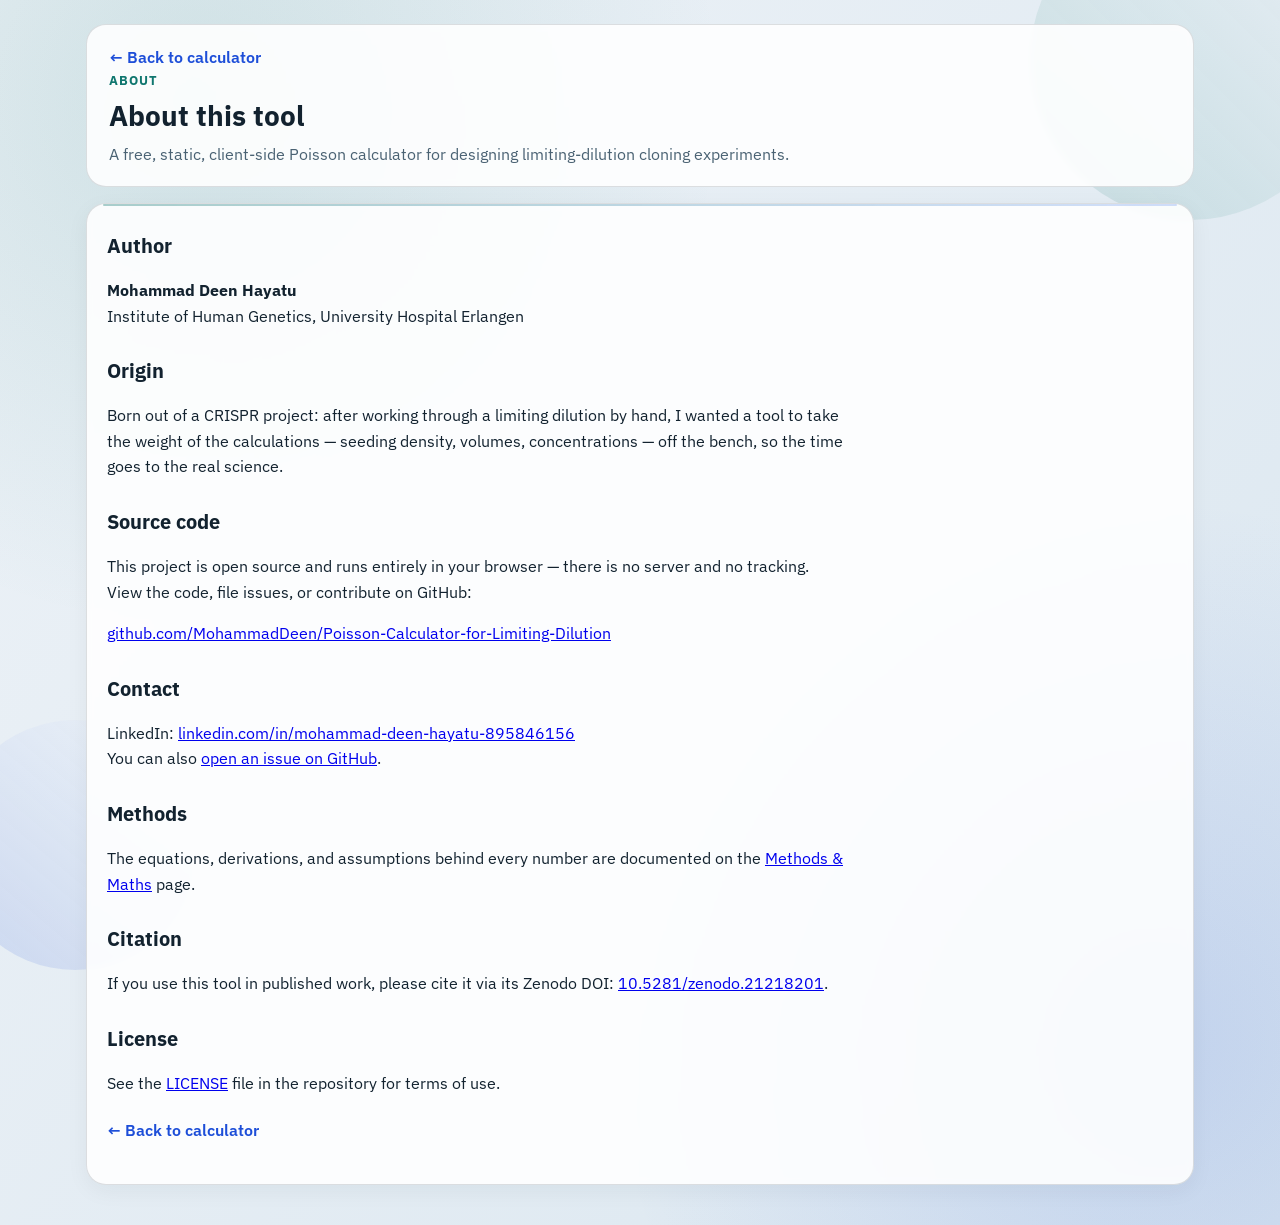
<file: about.html>
<!DOCTYPE html>
<html lang="en">
<head>
  <meta charset="UTF-8" />
  <meta name="viewport" content="width=device-width, initial-scale=1.0" />

  <title>About | Limiting Dilution Poisson Calculator</title>
  <meta name="description" content="About the limiting-dilution Poisson calculator: author, origin, source code, and contact." />
  <meta name="author" content="Mohammad Deen Hayatu" />
  <link rel="canonical" href="https://mohammaddeen.github.io/Poisson-Calculator-for-Limiting-Dilution/about.html" />

  <meta property="og:type" content="website" />
  <meta property="og:site_name" content="Limiting Dilution Poisson Calculator" />
  <meta property="og:title" content="About — Limiting Dilution Poisson Calculator" />
  <meta property="og:description" content="Author, origin, source code, and contact for the limiting-dilution Poisson calculator." />
  <meta property="og:url" content="https://mohammaddeen.github.io/Poisson-Calculator-for-Limiting-Dilution/about.html" />
  <meta name="twitter:card" content="summary" />
  <meta name="twitter:title" content="About — Limiting Dilution Poisson Calculator" />
  <meta name="twitter:description" content="Author, origin, source code, and contact for the limiting-dilution Poisson calculator." />

  <link rel="preconnect" href="https://fonts.googleapis.com" />
  <link rel="preconnect" href="https://fonts.gstatic.com" crossorigin />
  <link href="https://fonts.googleapis.com/css2?family=IBM+Plex+Sans:wght@400;500;600;700&family=IBM+Plex+Mono:wght@500;600&display=swap" rel="stylesheet" />
  <link rel="stylesheet" href="styles.css" />
</head>
<body>
  <div class="background-shape shape-a"></div>
  <div class="background-shape shape-b"></div>

  <main class="app-shell">
    <header class="hero">
      <a class="back-link" href="index.html">&larr; Back to calculator</a>
      <p class="eyebrow">About</p>
      <h1>About this tool</h1>
      <p class="subtitle">A free, static, client-side Poisson calculator for designing limiting-dilution cloning experiments.</p>
    </header>

    <section class="panel section-group doc-prose">
      <h2>Author</h2>
      <p>
        <strong>Mohammad Deen Hayatu</strong><br />
        Institute of Human Genetics, University Hospital Erlangen
      </p>

      <h2>Origin</h2>
      <p>
        Born out of a CRISPR project: after working through a limiting dilution by hand, I wanted
        a tool to take the weight of the calculations &mdash; seeding density, volumes,
        concentrations &mdash; off the bench, so the time goes to the real science.
      </p>

      <h2>Source code</h2>
      <p>
        This project is open source and runs entirely in your browser &mdash; there is no server
        and no tracking. View the code, file issues, or contribute on GitHub:
      </p>
      <p>
        <a href="https://github.com/MohammadDeen/Poisson-Calculator-for-Limiting-Dilution">
          github.com/MohammadDeen/Poisson-Calculator-for-Limiting-Dilution
        </a>
      </p>

      <h2>Contact</h2>
      <p>
        LinkedIn:
        <a href="https://www.linkedin.com/in/mohammad-deen-hayatu-895846156">
          linkedin.com/in/mohammad-deen-hayatu-895846156
        </a><br />
        You can also
        <a href="https://github.com/MohammadDeen/Poisson-Calculator-for-Limiting-Dilution/issues">
          open an issue on GitHub</a>.
      </p>

      <h2>Methods</h2>
      <p>
        The equations, derivations, and assumptions behind every number are documented on the
        <a href="methods.html">Methods &amp; Maths</a> page.
      </p>

      <h2>Citation</h2>
      <p>
        If you use this tool in published work, please cite it via its Zenodo DOI:
        <a href="https://doi.org/10.5281/zenodo.21218201">10.5281/zenodo.21218201</a>.
      </p>

      <h2>License</h2>
      <p>
        See the <a href="https://github.com/MohammadDeen/Poisson-Calculator-for-Limiting-Dilution/blob/main/LICENSE">LICENSE</a>
        file in the repository for terms of use.
      </p>

      <p style="margin-top: 22px;"><a class="back-link" href="index.html">&larr; Back to calculator</a></p>
    </section>
  </main>
</body>
</html>
</file>
<file: styles.css>
:root {
  --bg-1: #edf2f7;
  --bg-2: #dbe7f0;
  --ink: #12222f;
  --ink-soft: #4a6273;
  --accent: #0f766e;
  --accent-2: #1d4ed8;
  --panel: rgba(255, 255, 255, 0.88);
  --border: rgba(18, 34, 47, 0.14);
  --good: #166534;
  --good-bg: rgba(22, 101, 52, 0.12);
  --primary-mark: #1d4ed8;
  --compare-mark: #b45309;
  --empty: #f1f5f9;
  --single: #22c55e;
  --multi: #f97316;
  --error: #b91c1c;
}

* {
  box-sizing: border-box;
}

body {
  margin: 0;
  min-height: 100vh;
  font-family: "IBM Plex Sans", "Segoe UI", sans-serif;
  color: var(--ink);
  background:
    radial-gradient(circle at 15% 8%, rgba(15, 118, 110, 0.13), transparent 34%),
    radial-gradient(circle at 90% 85%, rgba(29, 78, 216, 0.14), transparent 35%),
    linear-gradient(130deg, var(--bg-1), var(--bg-2));
  overflow-x: hidden;
}

.background-shape {
  position: fixed;
  border-radius: 999px;
  filter: blur(0.2px);
  pointer-events: none;
  z-index: -1;
  animation: drift 9s ease-in-out infinite alternate;
}

.shape-a {
  width: 320px;
  height: 320px;
  top: -100px;
  right: -70px;
  background: linear-gradient(45deg, rgba(15, 118, 110, 0.14), rgba(255, 255, 255, 0.2));
}

.shape-b {
  width: 250px;
  height: 250px;
  bottom: -70px;
  left: -50px;
  background: linear-gradient(40deg, rgba(29, 78, 216, 0.14), rgba(255, 255, 255, 0.22));
  animation-delay: 1.4s;
}

.app-shell {
  max-width: 1140px;
  margin: 0 auto;
  padding: 24px 16px 40px;
  display: grid;
  gap: 16px;
}

.hero,
.panel {
  background: var(--panel);
  border: 1px solid var(--border);
  border-radius: 20px;
  backdrop-filter: blur(3px);
  opacity: 0;
  transform: translateY(12px);
  animation: reveal 0.6s ease forwards;
}

.hero {
  padding: 22px;
}

.panel {
  padding: 20px;
  position: relative;
}

.panel::before {
  content: "";
  position: absolute;
  left: 16px;
  right: 16px;
  top: 0;
  height: 2px;
  border-radius: 999px;
  background: linear-gradient(90deg, rgba(15, 118, 110, 0.35), rgba(37, 99, 235, 0.2));
}

.section-group {
  box-shadow: 0 6px 22px rgba(18, 34, 47, 0.05);
}

.eyebrow {
  margin: 0 0 8px;
  letter-spacing: 0.08em;
  text-transform: uppercase;
  color: var(--accent);
  font-weight: 700;
  font-size: 0.84rem;
}

h1 {
  margin: 0;
  font-size: clamp(1.5rem, 2.2vw, 2.25rem);
}

h2 {
  margin: 0 0 12px;
  font-size: 1.2rem;
}

h3 {
  margin: 0;
  font-size: 1rem;
}

h4 {
  margin: 0;
  font-size: 0.95rem;
}

.subtitle {
  margin: 10px 0 0;
  color: var(--ink-soft);
  max-width: 72ch;
}

.howto {
  margin-top: 14px;
  border: 1px solid var(--border);
  border-radius: 12px;
  background: rgba(255, 255, 255, 0.7);
  padding: 8px 12px;
}

.howto summary {
  cursor: pointer;
  font-weight: 600;
}

.howto p {
  margin: 10px 0 4px;
  color: var(--ink-soft);
  line-height: 1.45;
}

.page-nav {
  margin-top: 14px;
  display: flex;
  flex-wrap: wrap;
  gap: 8px 18px;
  align-items: center;
}

.page-nav a {
  color: var(--accent-2);
  font-weight: 600;
  text-decoration: none;
  border-bottom: 1px solid transparent;
}

.page-nav a:hover {
  border-bottom-color: var(--accent-2);
}

.section-header-row {
  display: flex;
  justify-content: space-between;
  align-items: center;
  gap: 10px;
  margin-bottom: 12px;
}

.header-actions {
  display: flex;
  flex-wrap: wrap;
  gap: 8px;
}

button.copied {
  filter: brightness(1.08);
}

.site-footer {
  padding: 6px 4px 4px;
  display: grid;
  gap: 8px;
  text-align: center;
}

.site-footer nav {
  display: flex;
  flex-wrap: wrap;
  gap: 8px 18px;
  justify-content: center;
}

.site-footer a {
  color: var(--accent-2);
  font-weight: 600;
  text-decoration: none;
  border-bottom: 1px solid transparent;
}

.site-footer a:hover {
  border-bottom-color: var(--accent-2);
}

.site-footer .field-help {
  text-align: center;
}

.split-grid {
  display: grid;
  grid-template-columns: 1fr 1fr;
  gap: 16px;
}

.control {
  display: grid;
  gap: 8px;
  margin-bottom: 14px;
}

.control:last-child {
  margin-bottom: 0;
}

label {
  font-weight: 600;
}

.field-help {
  margin: 0;
  color: var(--ink-soft);
  font-size: 0.86rem;
  line-height: 1.35;
}

.input-error {
  min-height: 1.05rem;
  margin: 0;
  color: var(--error);
  font-size: 0.84rem;
}

.value-row {
  display: grid;
  grid-template-columns: 1fr auto;
  gap: 10px;
  align-items: center;
}

input[type="number"],
select {
  width: 100%;
  max-width: 220px;
  padding: 8px 10px;
  border: 1px solid var(--border);
  border-radius: 10px;
  font: inherit;
  background: #fff;
}

input[type="range"] {
  width: 100%;
  accent-color: var(--accent);
}

output {
  min-width: 56px;
  text-align: right;
  font-weight: 700;
  color: var(--ink-soft);
}

.cards {
  display: grid;
  grid-template-columns: repeat(2, minmax(220px, 1fr));
  gap: 12px;
}

.card {
  border: 1px solid var(--border);
  border-radius: 14px;
  padding: 14px;
  background: rgba(255, 255, 255, 0.56);
}

.card.stat {
  background: linear-gradient(180deg, rgba(255, 255, 255, 0.85), rgba(237, 246, 252, 0.72));
}

.card.stat.p0 {
  border-color: rgba(37, 99, 235, 0.25);
}

.card.stat.p1 {
  border-color: rgba(245, 158, 11, 0.35);
}

.card.stat.p2 {
  border-color: rgba(15, 118, 110, 0.3);
}

.metric {
  margin: 8px 0 0;
  font-size: clamp(1.1rem, 1.8vw, 1.45rem);
  font-weight: 600;
  color: var(--ink);
  font-family: "IBM Plex Mono", Consolas, monospace;
}

.advice {
  margin-top: 14px;
  padding: 12px 14px;
  border-radius: 12px;
  border: 1px solid var(--border);
  background: rgba(255, 255, 255, 0.66);
  line-height: 1.45;
}

.compare-panel {
  margin-top: 14px;
  padding-top: 12px;
  border-top: 1px dashed var(--border);
}

.compare-controls {
  display: flex;
  flex-wrap: wrap;
  gap: 10px;
  align-items: center;
  margin-top: 8px;
}

.compare-toggle {
  display: flex;
  gap: 8px;
  align-items: center;
}

.compare-cards {
  margin-top: 10px;
}

.compare-card {
  border-color: rgba(180, 83, 9, 0.3);
}

.chart-wrap {
  width: 100%;
  min-height: 330px;
  position: relative;
}

#poissonChart {
  width: 100%;
  height: 330px;
}

.table-header {
  margin-top: 16px;
  display: flex;
  align-items: center;
  justify-content: space-between;
  gap: 10px;
}

.table-note {
  margin-top: 8px;
  margin-bottom: 10px;
  color: var(--ink-soft);
}

.table-wrap {
  overflow-x: auto;
}

table {
  width: 100%;
  border-collapse: collapse;
  font-size: 0.93rem;
}

th,
td {
  border-bottom: 1px solid var(--border);
  padding: 9px 8px;
  text-align: left;
  white-space: nowrap;
}

th {
  font-size: 0.8rem;
  letter-spacing: 0.02em;
  text-transform: uppercase;
  color: var(--ink-soft);
}

tr.in-band {
  background: var(--good-bg);
}

tr.mark-primary td:first-child {
  box-shadow: inset 3px 0 0 var(--primary-mark);
}

tr.mark-compare td:first-child {
  box-shadow: inset 6px 0 0 var(--compare-mark);
}

tr.mark-primary.mark-compare td:first-child {
  box-shadow: inset 3px 0 0 var(--primary-mark), inset 6px 0 0 var(--compare-mark);
}

.badge {
  display: inline-block;
  border-radius: 999px;
  padding: 2px 8px;
  font-size: 0.76rem;
  font-weight: 700;
}

.badge.good {
  background: rgba(22, 101, 52, 0.15);
  color: var(--good);
}

.badge.no {
  background: rgba(71, 85, 105, 0.14);
  color: #334155;
}

.marker-pill {
  display: inline-flex;
  align-items: center;
  gap: 6px;
  margin-right: 6px;
  font-size: 0.74rem;
  color: var(--ink-soft);
}

.dot {
  width: 8px;
  height: 8px;
  border-radius: 50%;
  display: inline-block;
}

.dot.primary {
  background: var(--primary-mark);
}

.dot.compare {
  background: var(--compare-mark);
}

.doc-prose {
  line-height: 1.6;
  color: var(--ink);
}

.doc-prose h2 {
  margin-top: 26px;
  font-size: 1.25rem;
}

.doc-prose h2:first-of-type {
  margin-top: 6px;
}

.doc-prose h3 {
  margin: 20px 0 6px;
  font-size: 1.02rem;
}

.doc-prose p,
.doc-prose li {
  color: var(--ink);
  max-width: 74ch;
}

.doc-prose ul {
  padding-left: 20px;
}

.doc-prose li {
  margin-bottom: 6px;
}

.doc-prose code {
  font-family: "IBM Plex Mono", Consolas, monospace;
  background: rgba(18, 34, 47, 0.06);
  padding: 1px 5px;
  border-radius: 5px;
  font-size: 0.9em;
}

.doc-prose .callout {
  margin: 18px 0;
  padding: 12px 14px;
  border-radius: 12px;
  border: 1px solid var(--border);
  border-left: 3px solid var(--accent);
  background: rgba(255, 255, 255, 0.66);
}

.doc-prose .todo {
  border-left-color: var(--compare-mark);
  background: rgba(180, 83, 9, 0.08);
  font-weight: 500;
}

.back-link {
  display: inline-block;
  margin-bottom: 4px;
  color: var(--accent-2);
  font-weight: 600;
  text-decoration: none;
}

.back-link:hover {
  text-decoration: underline;
}

.planner-grid {
  display: grid;
  grid-template-columns: repeat(3, minmax(180px, 1fr));
  gap: 12px;
}

.planner-grid-main {
  grid-template-columns: repeat(2, minmax(220px, 1fr));
}

.planner-actions {
  margin-top: 14px;
}

.legend {
  display: flex;
  flex-wrap: wrap;
  gap: 14px;
  align-items: center;
  color: var(--ink-soft);
  font-size: 0.88rem;
}

.swatch {
  width: 12px;
  height: 12px;
  display: inline-block;
  border-radius: 3px;
  margin-right: 6px;
  border: 1px solid rgba(18, 34, 47, 0.15);
}

.swatch.empty {
  background: var(--empty);
}

.swatch.single {
  background: var(--single);
}

.swatch.multi {
  background: var(--multi);
}

.plate-grid {
  margin-top: 10px;
  display: grid;
  grid-template-columns: repeat(12, minmax(16px, 1fr));
  gap: 6px;
}

.well {
  aspect-ratio: 1 / 1;
  border-radius: 4px;
  border: 1px solid rgba(18, 34, 47, 0.15);
}

.well.empty {
  background: var(--empty);
}

.well.single {
  background: var(--single);
}

.well.multi {
  background: var(--multi);
}

button {
  border: 1px solid transparent;
  background: linear-gradient(135deg, var(--accent), #0d9488);
  color: #fff;
  font: inherit;
  font-weight: 700;
  border-radius: 10px;
  padding: 9px 12px;
  cursor: pointer;
  transition: transform 0.15s ease, filter 0.2s ease;
}

button.secondary-btn {
  background: linear-gradient(135deg, #334155, #475569);
}

button:hover {
  transform: translateY(-1px);
  filter: brightness(1.04);
}

button:active {
  transform: translateY(0);
}

button:disabled {
  opacity: 0.55;
  cursor: not-allowed;
  transform: none;
}

@keyframes reveal {
  to {
    opacity: 1;
    transform: translateY(0);
  }
}

@keyframes drift {
  from {
    transform: translateY(0) translateX(0) scale(1);
  }
  to {
    transform: translateY(18px) translateX(10px) scale(1.03);
  }
}

@media print {
  @page {
    margin: 12mm;
  }

  body {
    background: #fff;
    color: #000;
    overflow: visible;
  }

  /* Hide interactive chrome that has no meaning on paper. */
  .background-shape,
  .page-nav,
  .howto,
  .site-footer,
  button,
  input[type="range"],
  .chart-wrap,
  #poissonChart,
  .legend,
  .plate-grid,
  #plateSummary,
  .table-note,
  .field-help,
  .input-error {
    display: none !important;
  }

  .app-shell {
    max-width: 100%;
    margin: 0;
    padding: 0;
    gap: 8px;
  }

  .hero,
  .panel {
    opacity: 1 !important;
    transform: none !important;
    box-shadow: none !important;
    backdrop-filter: none;
    background: #fff;
    border: 1px solid #ccc;
    border-radius: 8px;
    padding: 10px 12px;
    break-inside: avoid;
    page-break-inside: avoid;
  }

  .panel::before {
    display: none;
  }

  .cards {
    grid-template-columns: repeat(4, 1fr);
    gap: 8px;
  }

  .card,
  .advice {
    background: #fff !important;
    border: 1px solid #ddd;
    break-inside: avoid;
    page-break-inside: avoid;
  }

  .metric {
    font-size: 1rem;
  }

  /* Show entered values, but flatten the input widgets. */
  input[type="number"],
  select {
    border: none;
    padding: 0;
    max-width: none;
    background: #fff;
    font-weight: 700;
    -webkit-appearance: none;
    appearance: none;
  }

  table {
    font-size: 0.75rem;
  }

  th,
  td {
    padding: 4px 6px;
  }

  tr {
    break-inside: avoid;
    page-break-inside: avoid;
  }
}

@media (max-width: 760px) {
  .split-grid,
  .cards,
  .planner-grid,
  .planner-grid-main {
    grid-template-columns: 1fr;
  }

  .section-header-row,
  .table-header,
  .compare-controls {
    align-items: flex-start;
    flex-direction: column;
  }

  .value-row {
    grid-template-columns: 1fr;
  }

  .chart-wrap,
  #poissonChart {
    min-height: 260px;
    height: 260px;
  }

  input[type="number"],
  select {
    max-width: 100%;
  }

  .plate-grid {
    grid-template-columns: repeat(12, minmax(14px, 1fr));
    gap: 5px;
  }
}
</file>
